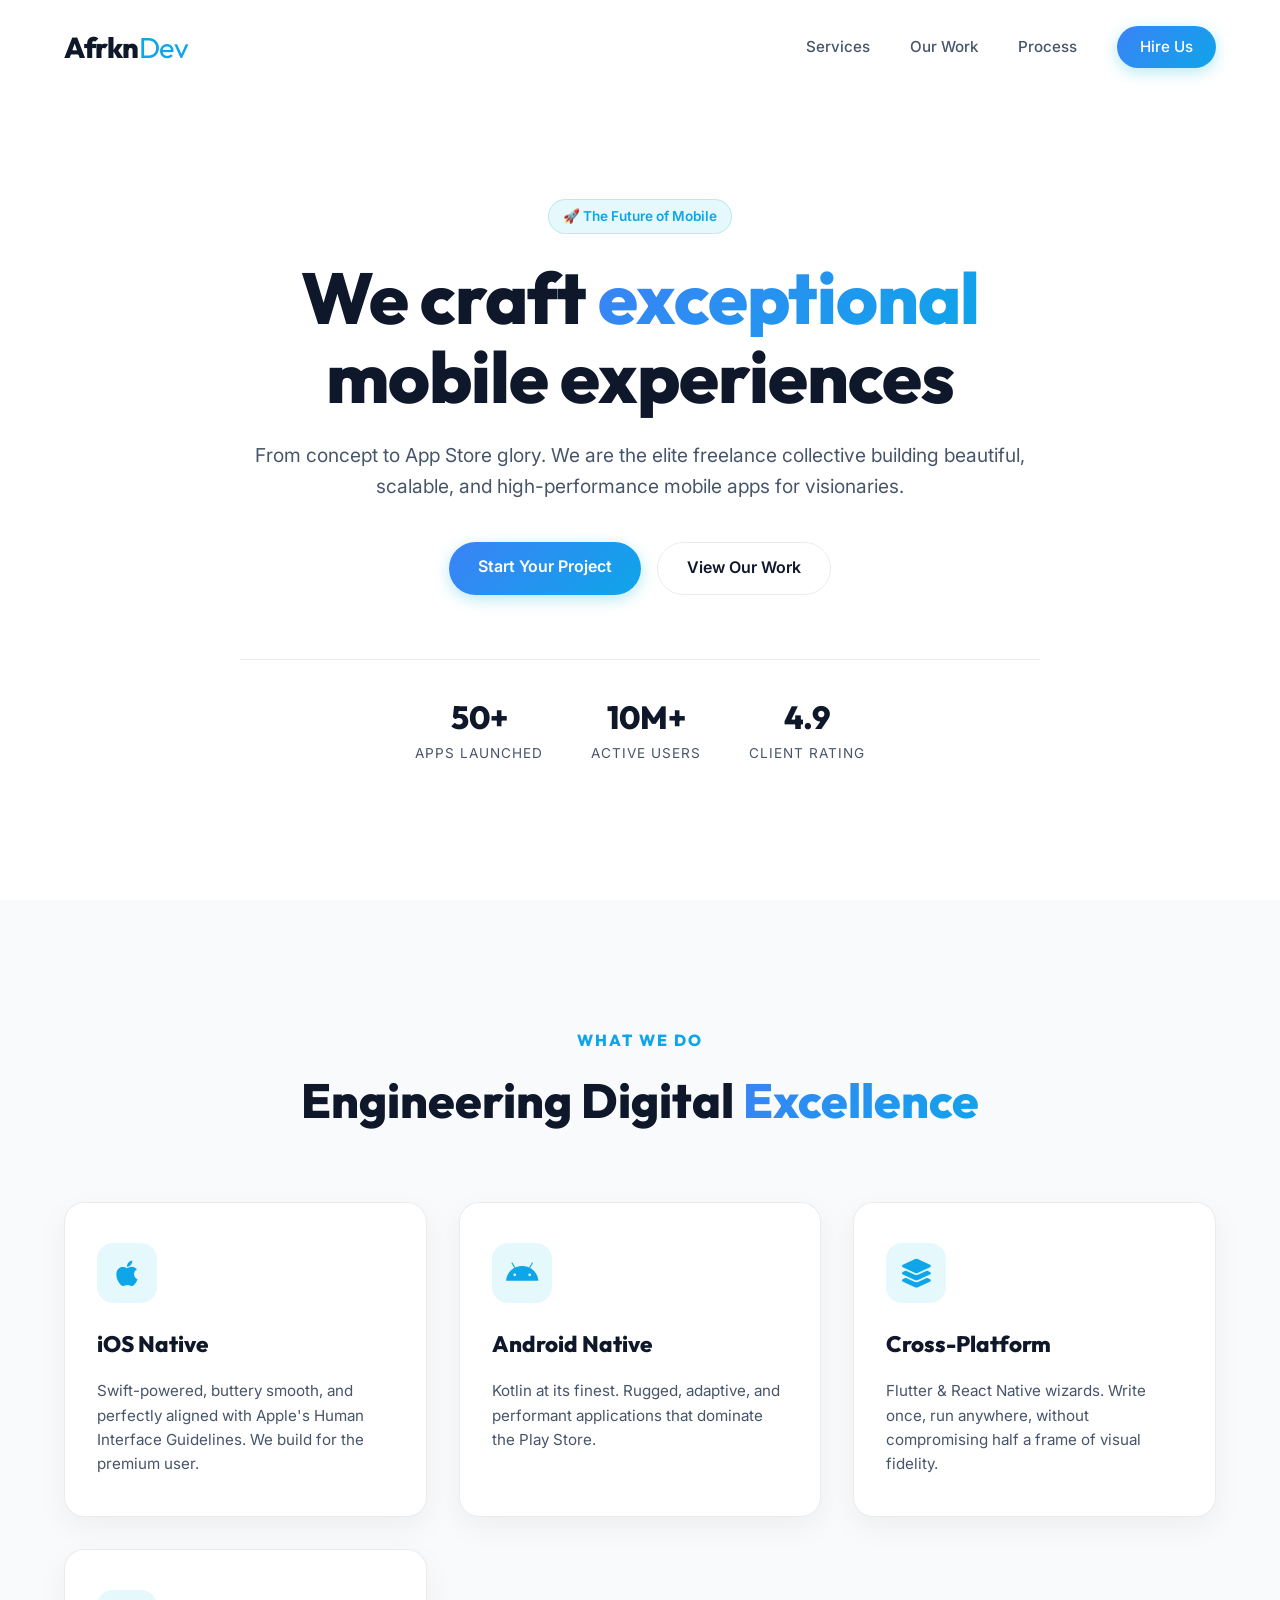
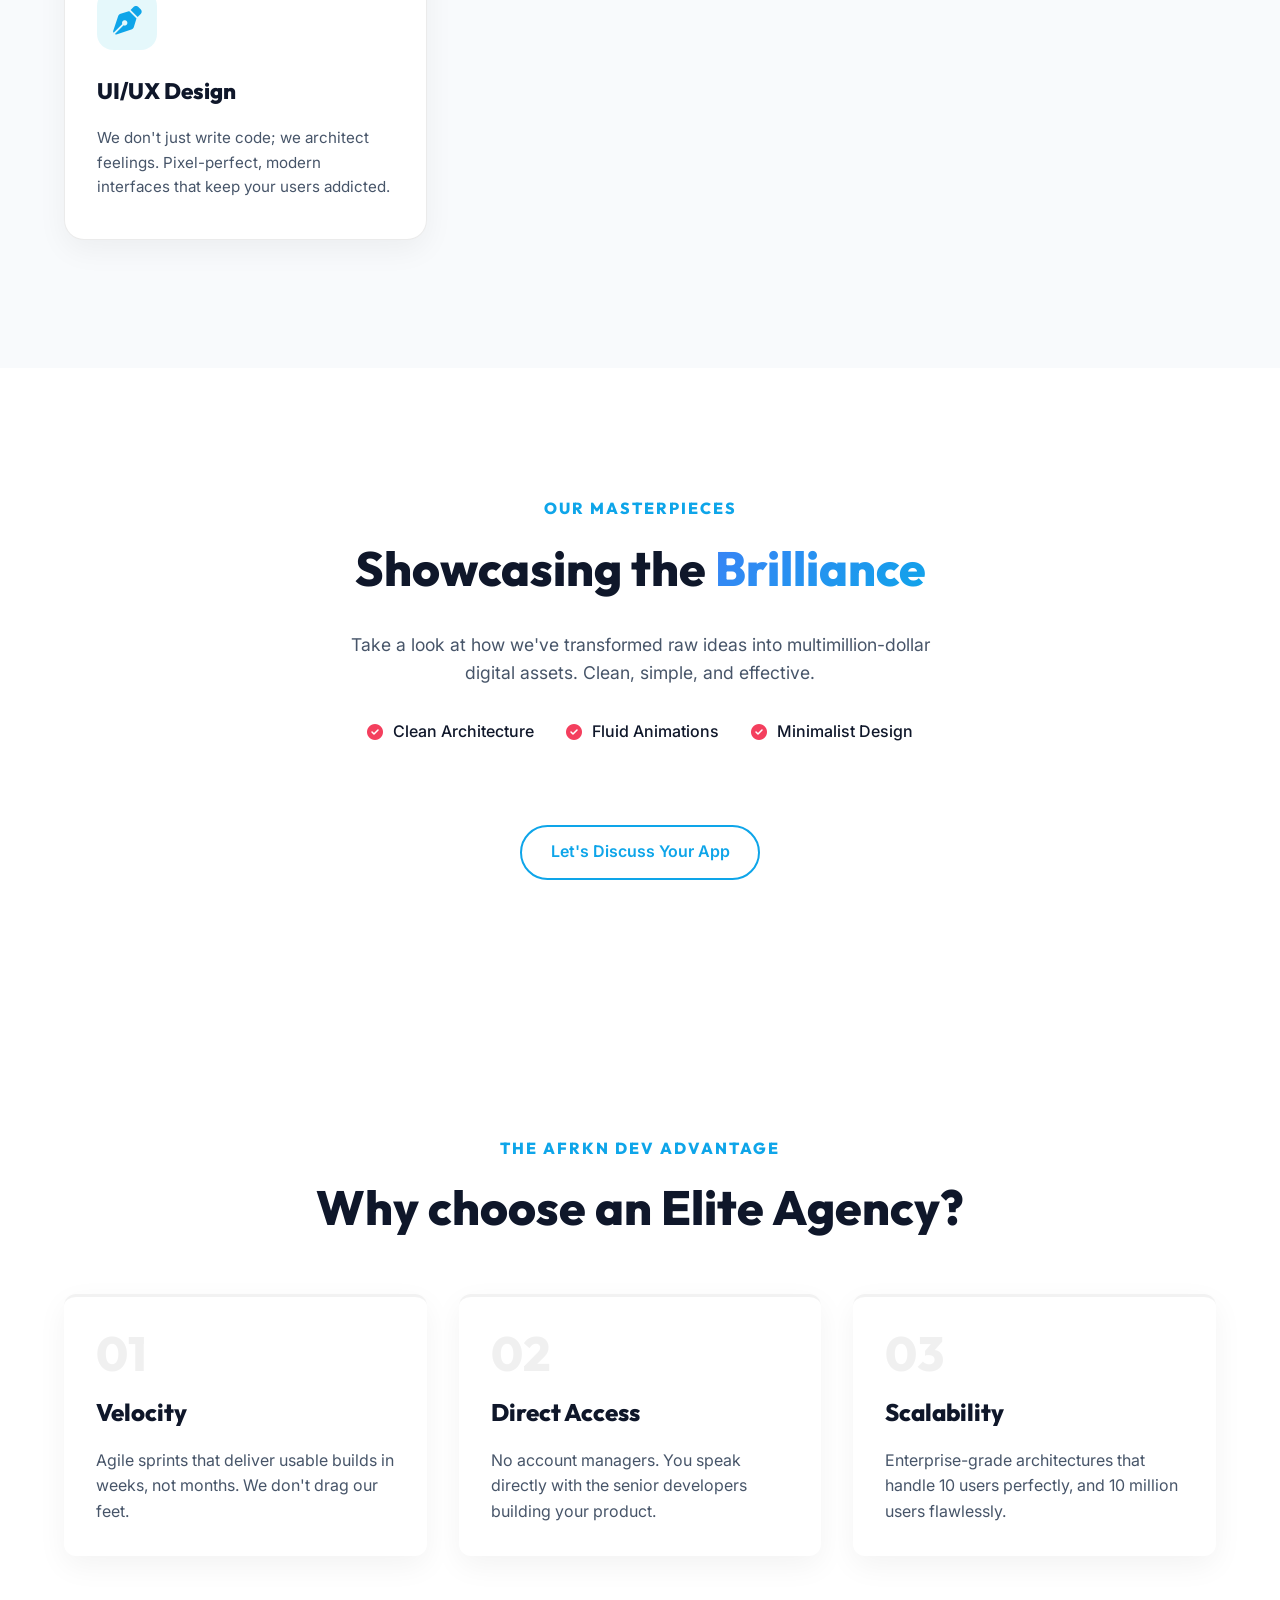
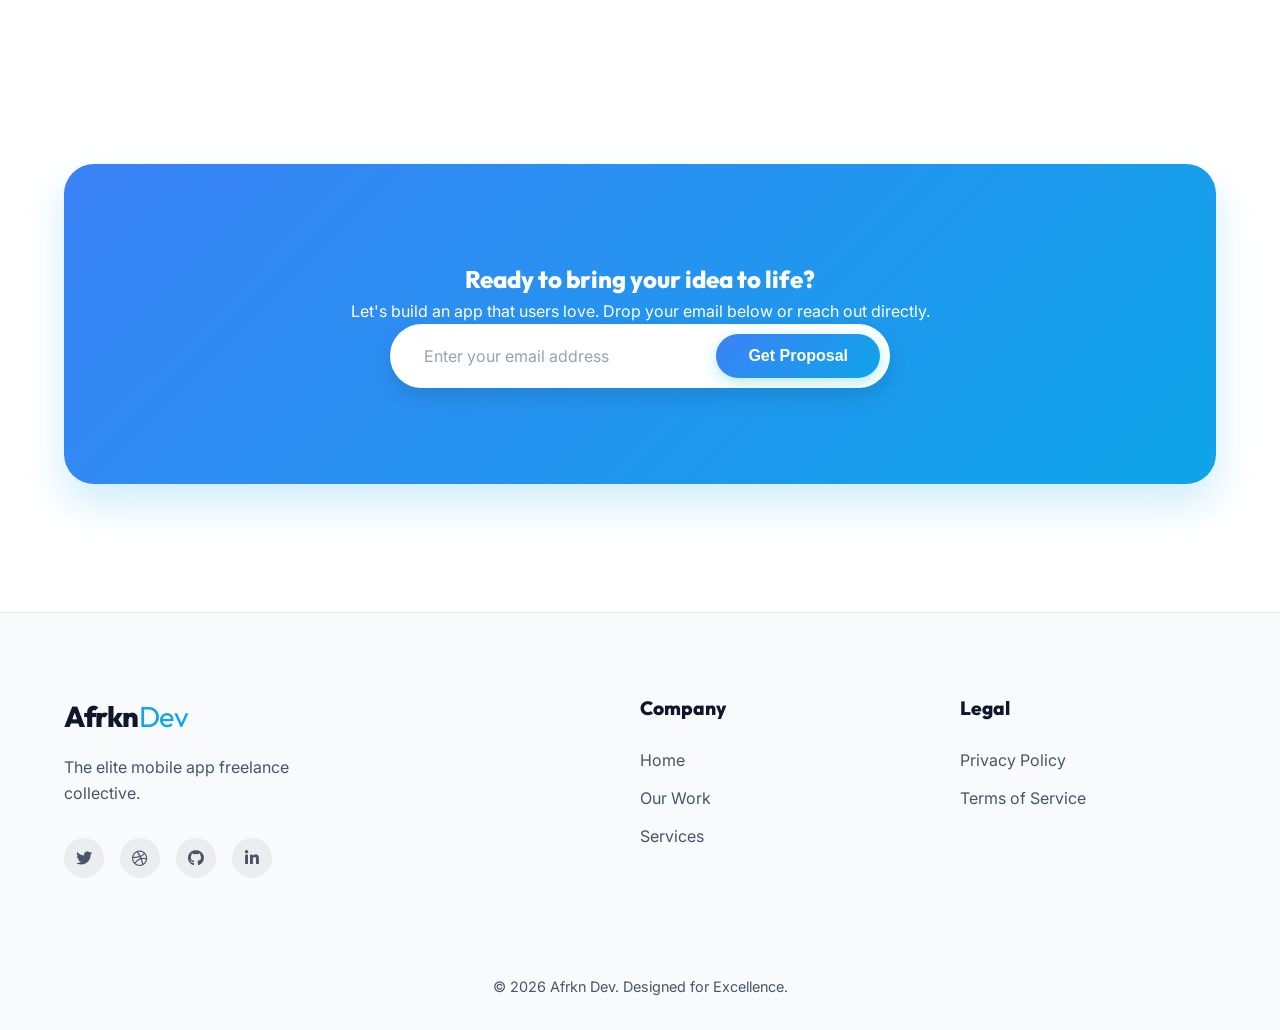
<file: index.html>
<!DOCTYPE html>
<html lang="en">
<head>
    <meta charset="UTF-8">
    <meta name="viewport" content="width=device-width, initial-scale=1.0">
    <title>Afrkn Dev | Top-tier Mobile Development Agency</title>
    <meta name="description" content="Afrkn Dev is a leading freelancing agency specializing in creating premium, high-performance mobile apps for iOS and Android. Let's build something amazing.">
    <link rel="stylesheet" href="styles.css?v=2">
    <link href="https://fonts.googleapis.com/css2?family=Inter:wght@300;400;500;600;700;800&family=Outfit:wght@400;600;800&display=swap" rel="stylesheet">
    <!-- FontAwesome for Icons -->
    <link rel="stylesheet" href="https://cdnjs.cloudflare.com/ajax/libs/font-awesome/6.4.0/css/all.min.css">
</head>
<body>
    <!-- Navbar -->
    <nav id="navbar">
        <div class="nav-container">
            <a href="#" class="logo">Afrkn<span>Dev</span></a>
            <ul class="nav-links">
                <li><a href="#services">Services</a></li>
                <li><a href="#portfolio">Our Work</a></li>
                <li><a href="#process">Process</a></li>
                <li><a href="#contact" class="btn btn-primary nav-btn">Hire Us</a></li>
            </ul>
            <div class="hamburger">
                <i class="fas fa-bars"></i>
            </div>
        </div>
    </nav>

    <!-- Header / Hero Section -->
    <header class="hero container text-center" id="home">
        <div class="hero-content fade-in-up">
            <div class="badge">🚀 The Future of Mobile</div>
            <h1>We craft <span class="gradient-text">exceptional</span> mobile experiences</h1>
            <p>From concept to App Store glory. We are the elite freelance collective building beautiful, scalable, and high-performance mobile apps for visionaries.</p>
            <div class="hero-buttons">
                <a href="#contact" class="btn btn-primary pulse">Start Your Project</a>
                <a href="#portfolio" class="btn btn-secondary">View Our Work</a>
            </div>
            
            <div class="stats">
                <div class="stat-item">
                    <span class="stat-number">50+</span>
                    <span class="stat-label">Apps Launched</span>
                </div>
                <div class="stat-item">
                    <span class="stat-number">10M+</span>
                    <span class="stat-label">Active Users</span>
                </div>
                <div class="stat-item">
                    <span class="stat-number">4.9</span>
                    <span class="stat-label">Client Rating</span>
                </div>
            </div>
        </div>
    </header>

    <!-- Services Section -->
    <section class="services" id="services">
        <div class="section-header text-center reveal">
            <h2 class="subtitle">What We Do</h2>
            <h3 class="title">Engineering Digital <span class="gradient-text">Excellence</span></h3>
        </div>
        
        <div class="services-grid container">
            <div class="service-card reveal" style="--delay: 0.1s">
                <div class="icon-box"><i class="fab fa-apple"></i></div>
                <h4>iOS Native</h4>
                <p>Swift-powered, buttery smooth, and perfectly aligned with Apple's Human Interface Guidelines. We build for the premium user.</p>
            </div>
            <div class="service-card reveal" style="--delay: 0.2s">
                <div class="icon-box"><i class="fab fa-android"></i></div>
                <h4>Android Native</h4>
                <p>Kotlin at its finest. Rugged, adaptive, and performant applications that dominate the Play Store.</p>
            </div>
            <div class="service-card reveal" style="--delay: 0.3s">
                <div class="icon-box"><i class="fas fa-layer-group"></i></div>
                <h4>Cross-Platform</h4>
                <p>Flutter & React Native wizards. Write once, run anywhere, without compromising half a frame of visual fidelity.</p>
            </div>
            <div class="service-card reveal" style="--delay: 0.4s">
                <div class="icon-box"><i class="fas fa-pen-nib"></i></div>
                <h4>UI/UX Design</h4>
                <p>We don't just write code; we architect feelings. Pixel-perfect, modern interfaces that keep your users addicted.</p>
            </div>
        </div>
    </section>

    <!-- Portfolio Section -->
    <section class="portfolio" id="portfolio">
        <div class="container text-center">
            <div class="portfolio-content reveal">
                <h2 class="subtitle">Our Masterpieces</h2>
                <h3 class="title">Showcasing the <span class="gradient-text">Brilliance</span></h3>
                <p>Take a look at how we've transformed raw ideas into multimillion-dollar digital assets. Clean, simple, and effective.</p>
                <div class="feature-list-center">
                    <span><i class="fas fa-check-circle"></i> Clean Architecture</span>
                    <span><i class="fas fa-check-circle"></i> Fluid Animations</span>
                    <span><i class="fas fa-check-circle"></i> Minimalist Design</span>
                </div>
                <a href="#contact" class="btn btn-outline hover-glow mt-4">Let's Discuss Your App</a>
            </div>
        </div>
    </section>

    <!-- Pricing / Why Us Section -->
    <section class="why-us" id="process">
        <div class="container text-center reveal">
            <h2 class="subtitle">The Afrkn Dev Advantage</h2>
            <h3 class="title">Why choose an Elite Agency?</h3>
            
            <div class="advantage-cards mt-4">
                <div class="adv-card reveal" style="--delay: 0.1s">
                    <div class="adv-number">01</div>
                    <h4>Velocity</h4>
                    <p>Agile sprints that deliver usable builds in weeks, not months. We don't drag our feet.</p>
                </div>
                <div class="adv-card reveal" style="--delay: 0.2s">
                    <div class="adv-number">02</div>
                    <h4>Direct Access</h4>
                    <p>No account managers. You speak directly with the senior developers building your product.</p>
                </div>
                <div class="adv-card reveal" style="--delay: 0.3s">
                    <div class="adv-number">03</div>
                    <h4>Scalability</h4>
                    <p>Enterprise-grade architectures that handle 10 users perfectly, and 10 million users flawlessly.</p>
                </div>
            </div>
        </div>
    </section>

    <!-- Contact CTA -->
    <section class="cta-section" id="contact">
        <div class="container">
            <div class="cta-box reveal">
                <h2>Ready to bring your idea to life?</h2>
                <p>Let's build an app that users love. Drop your email below or reach out directly.</p>
                
                <form class="contact-form" onsubmit="event.preventDefault(); alert('We will contact you shortly!');">
                    <div class="input-group">
                        <input type="email" placeholder="Enter your email address" required>
                        <button type="submit" class="btn btn-primary submit-btn">Get Proposal</button>
                    </div>
                </form>
            </div>
        </div>
    </section>

    <!-- Footer -->
    <footer>
        <div class="container footer-content">
            <div class="footer-brand">
                <a href="#" class="logo">Afrkn<span>Dev</span></a>
                <p>The elite mobile app freelance collective.</p>
                <div class="social-links">
                    <a href="#"><i class="fab fa-twitter"></i></a>
                    <a href="#"><i class="fab fa-dribbble"></i></a>
                    <a href="#"><i class="fab fa-github"></i></a>
                    <a href="#"><i class="fab fa-linkedin-in"></i></a>
                </div>
            </div>
            <div class="footer-links">
                <h4>Company</h4>
                <ul>
                    <li><a href="#home">Home</a></li>
                    <li><a href="#portfolio">Our Work</a></li>
                    <li><a href="#services">Services</a></li>
                </ul>
            </div>
            <div class="footer-links">
                <h4>Legal</h4>
                <ul>
                    <li><a href="#">Privacy Policy</a></li>
                    <li><a href="#">Terms of Service</a></li>
                </ul>
            </div>
        </div>
        <div class="footer-bottom">
            <p>&copy; 2026 Afrkn Dev. Designed for Excellence.</p>
        </div>
    </footer>

    <script src="script.js"></script>
</body>
</html>
</file>
<file: styles.css>
/* --- Variables & Presets --- */
:root {
    --bg-dark: #ffffff;
    --bg-darker: #f8fafc;
    --card-bg: #ffffff;
    --border-color: rgba(0, 0, 0, 0.08);
    
    --text-primary: #0f172a;
    --text-secondary: #475569;
    
    --accent-blue: #3b82f6;
    --accent-cyan: #0ea5e9;
    --accent-purple: #f43f5e; /* using a vibrant rose/pink instead of purple for brightness */
    --gradient-primary: linear-gradient(135deg, var(--accent-blue), var(--accent-cyan));
    --gradient-purple: linear-gradient(135deg, var(--accent-purple), #ec4899);
    
    --font-sans: 'Inter', sans-serif;
    --font-display: 'Outfit', sans-serif;
    
    --transition-fast: 0.2s ease;
    --transition-smooth: 0.4s cubic-bezier(0.16, 1, 0.3, 1);
    
    --card-shadow: 0 10px 30px rgba(0, 0, 0, 0.05);
}

* {
    margin: 0;
    padding: 0;
    box-sizing: border-box;
}

html {
    scroll-behavior: smooth;
}

body {
    background-color: var(--bg-dark);
    color: var(--text-primary);
    font-family: var(--font-sans);
    line-height: 1.6;
    overflow-x: hidden;
}

h1, h2, h3, h4, .logo {
    font-family: var(--font-display);
    font-weight: 800;
}

a {
    text-decoration: none;
    color: inherit;
    transition: var(--transition-fast);
}

ul {
    list-style: none;
}

.container {
    max-width: 1280px;
    margin: 0 auto;
    padding: 0 5%;
}

.text-center { text-align: center; }
.mt-2 { margin-top: 1.5rem; }
.mt-4 { margin-top: 3rem; }

.gradient-text {
    background: var(--gradient-primary);
    -webkit-background-clip: text;
    background-clip: text;
    -webkit-text-fill-color: transparent;
    display: inline-block;
}

/* --- Buttons --- */
.btn {
    display: inline-block;
    padding: 0.8em 1.8em;
    border-radius: 50px;
    font-weight: 600;
    font-size: 1rem;
    cursor: pointer;
    transition: var(--transition-smooth);
    border: none;
}

.btn-primary {
    background: var(--gradient-primary);
    color: #fff;
    box-shadow: 0 4px 15px rgba(6, 182, 212, 0.3);
}

.btn-primary:hover {
    transform: translateY(-2px);
    box-shadow: 0 8px 25px rgba(6, 182, 212, 0.5);
}

.btn-secondary {
    background: transparent;
    color: var(--text-primary);
    border: 1px solid var(--border-color);
}

.btn-secondary:hover {
    background: rgba(255, 255, 255, 0.05);
    border-color: rgba(255, 255, 255, 0.3);
}

.btn-outline {
    background: transparent;
    color: var(--accent-cyan);
    border: 2px solid var(--accent-cyan);
}

/* --- Navbar --- */
#navbar {
    position: fixed;
    top: 0;
    width: 100%;
    z-index: 100;
    padding: 1.5rem 0;
    transition: var(--transition-smooth);
}

#navbar.scrolled {
    background: rgba(255, 255, 255, 0.9);
    backdrop-filter: blur(12px);
    -webkit-backdrop-filter: blur(12px);
    padding: 1rem 0;
    border-bottom: 1px solid var(--border-color);
    box-shadow: 0 4px 30px rgba(0, 0, 0, 0.04);
}

.nav-container {
    max-width: 1280px;
    margin: 0 auto;
    padding: 0 5%;
    display: flex;
    justify-content: space-between;
    align-items: center;
}

.logo {
    font-size: 1.8rem;
    letter-spacing: -0.5px;
}

.logo span {
    color: var(--accent-cyan);
    font-weight: 400;
}

.nav-links {
    display: flex;
    align-items: center;
    gap: 2.5rem;
}

.nav-links li a {
    font-size: 0.95rem;
    font-weight: 500;
    color: var(--text-secondary);
}

.nav-links li a:hover {
    color: var(--text-primary);
}

.nav-links li a.nav-btn {
    color: #fff;
    padding: 0.6em 1.5em;
}

.hamburger {
    display: none;
    font-size: 1.5rem;
    cursor: pointer;
    color: var(--text-primary);
}

/* --- Hero Section --- */
.hero {
    min-height: 100vh;
    display: flex;
    flex-direction: column;
    justify-content: center;
    align-items: center;
    padding: 8rem 5% 4rem;
}

.hero-content {
    max-width: 800px;
}

.badge {
    display: inline-block;
    padding: 0.4em 1em;
    background: rgba(6, 182, 212, 0.1);
    color: var(--accent-cyan);
    border: 1px solid rgba(6, 182, 212, 0.2);
    border-radius: 50px;
    font-size: 0.85rem;
    font-weight: 600;
    margin-bottom: 1.5rem;
}

.hero h1 {
    font-size: 4.5rem;
    line-height: 1.1;
    margin-bottom: 1.5rem;
    letter-spacing: -1px;
}

.hero p {
    font-size: 1.2rem;
    color: var(--text-secondary);
    margin-bottom: 2.5rem;
    margin-left: auto;
    margin-right: auto;
}

.hero-buttons {
    display: flex;
    gap: 1rem;
    justify-content: center;
    margin-bottom: 4rem;
}

.stats {
    display: flex;
    justify-content: center;
    gap: 3rem;
    border-top: 1px solid var(--border-color);
    padding-top: 2rem;
}

.stat-item {
    display: flex;
    flex-direction: column;
}

.stat-number {
    font-family: var(--font-display);
    font-size: 2rem;
    font-weight: 800;
    color: var(--text-primary);
}

.stat-label {
    font-size: 0.85rem;
    color: var(--text-secondary);
    text-transform: uppercase;
    letter-spacing: 1px;
}

/* --- Sections Common --- */
section {
    padding: 8rem 0;
}

.subtitle {
    font-size: 1rem;
    color: var(--accent-cyan);
    text-transform: uppercase;
    letter-spacing: 2px;
    margin-bottom: 0.5rem;
}

.title {
    font-size: 3rem;
    margin-bottom: 1.5rem;
}

.layout-split {
    display: grid;
    grid-template-columns: 1fr 1fr;
    gap: 5rem;
    align-items: center;
}

/* --- Services Section --- */
.services {
    background-color: var(--bg-darker);
}

.services-grid {
    display: grid;
    grid-template-columns: repeat(auto-fit, minmax(280px, 1fr));
    gap: 2rem;
    margin-top: 4rem;
}

.service-card {
    background: var(--card-bg);
    border: 1px solid var(--border-color);
    padding: 2.5rem 2rem;
    border-radius: 20px;
    transition: var(--transition-smooth);
    box-shadow: var(--card-shadow);
}

.service-card:hover {
    transform: translateY(-10px);
    border-color: rgba(14, 165, 233, 0.3);
    box-shadow: 0 20px 40px rgba(14, 165, 233, 0.1);
    background: #ffffff;
}

.icon-box {
    width: 60px;
    height: 60px;
    border-radius: 16px;
    background: rgba(6, 182, 212, 0.1);
    display: flex;
    justify-content: center;
    align-items: center;
    font-size: 1.8rem;
    color: var(--accent-cyan);
    margin-bottom: 1.5rem;
}

.service-card h4 {
    font-size: 1.4rem;
    margin-bottom: 1rem;
}

.service-card p {
    color: var(--text-secondary);
    font-size: 0.95rem;
}

/* --- Portfolio --- */
.portfolio p {
    color: var(--text-secondary);
    margin: 0 auto 2rem;
    font-size: 1.1rem;
    max-width: 600px;
}

.feature-list-center {
    display: flex;
    justify-content: center;
    gap: 2rem;
    margin-bottom: 2rem;
    flex-wrap: wrap;
}

.feature-list-center span {
    display: flex;
    align-items: center;
    gap: 10px;
    font-weight: 500;
}

.feature-list-center i {
    color: var(--accent-purple);
}

.hover-glow:hover {
    box-shadow: 0 0 20px rgba(6, 182, 212, 0.4);
    background: rgba(6, 182, 212, 0.1);
}

/* --- Why Us Section --- */
.advantage-cards {
    display: grid;
    grid-template-columns: repeat(auto-fit, minmax(280px, 1fr));
    gap: 2rem;
}

.adv-card {
    text-align: left;
    padding: 2rem;
    border-top: 3px solid rgba(0,0,0,0.05);
    transition: var(--transition-fast);
    background: var(--bg-dark);
    box-shadow: var(--card-shadow);
    border-radius: 12px;
}

.adv-card:hover { border-top-color: var(--accent-purple); }

.adv-number {
    font-family: var(--font-display);
    font-size: 3rem;
    font-weight: 800;
    color: rgba(0,0,0,0.06);
    line-height: 1;
    margin-bottom: 1rem;
    transition: var(--transition-fast);
}

.adv-card:hover .adv-number { color: var(--accent-purple); }

.adv-card h4 {
    font-size: 1.5rem;
    margin-bottom: 1rem;
}

.adv-card p {
    color: var(--text-secondary);
}

/* --- CTA Section --- */
.cta-section {
    padding: 5rem 0 8rem;
}

.cta-box {
    background: var(--gradient-primary);
    border: none;
    border-radius: 30px;
    padding: 6rem 4rem;
    text-align: center;
    position: relative;
    overflow: hidden;
    color: #fff;
    box-shadow: 0 20px 40px rgba(14, 165, 233, 0.2);
}

.cta-box h2, .cta-box p {
    color: #fff;
}

.input-group {
    display: flex;
    max-width: 500px;
    margin: 0 auto;
    background: #ffffff;
    border-radius: 50px;
    border: 2px solid #fff;
    padding: 0.5rem;
    position: relative;
    z-index: 2;
    box-shadow: 0 10px 20px rgba(0,0,0,0.1);
}

.input-group input {
    flex: 1;
    background: transparent;
    border: none;
    color: var(--text-primary);
    padding: 0 1.5rem;
    font-size: 1rem;
    font-family: var(--font-sans);
    outline: none;
}

.input-group input::placeholder {
    color: #94a3b8;
}

.submit-btn {
    padding: 0.8em 2em;
}

/* --- Footer --- */
footer {
    border-top: 1px solid var(--border-color);
    padding: 5rem 0 2rem;
    background: var(--bg-darker);
}

.footer-content {
    display: grid;
    grid-template-columns: 2fr 1fr 1fr;
    gap: 4rem;
    margin-bottom: 4rem;
}

.footer-brand p {
    color: var(--text-secondary);
    margin: 1rem 0 2rem;
    max-width: 300px;
}

.social-links {
    display: flex;
    gap: 1rem;
}

.social-links a {
    width: 40px;
    height: 40px;
    border-radius: 50%;
    background: rgba(0,0,0,0.05);
    display: flex;
    justify-content: center;
    align-items: center;
    color: var(--text-secondary);
}

.social-links a:hover {
    background: var(--accent-cyan);
    color: #fff;
    transform: translateY(-3px);
}

.footer-links h4 {
    font-size: 1.2rem;
    margin-bottom: 1.5rem;
}

.footer-links ul li {
    margin-bottom: 0.8rem;
}

.footer-links a {
    color: var(--text-secondary);
}

.footer-links a:hover {
    color: var(--accent-cyan);
}

.footer-bottom {
    text-align: center;
    color: var(--text-secondary);
    border-top: 1px solid rgba(255,255,255,0.05);
    padding-top: 2rem;
    font-size: 0.9rem;
}

/* --- Animations & Responsive --- */
@keyframes pulse-glow {
    0% { box-shadow: 0 0 0 0 rgba(6, 182, 212, 0.4); }
    70% { box-shadow: 0 0 0 15px rgba(6, 182, 212, 0); }
    100% { box-shadow: 0 0 0 0 rgba(6, 182, 212, 0); }
}

.pulse {
    animation: pulse-glow 2s infinite;
}

/* Scroll Revealing */
.reveal {
    opacity: 0;
    transform: translateY(30px);
    transition: opacity 0.8s ease-out, transform 0.8s ease-out;
}

.reveal.active {
    opacity: 1;
    transform: translateY(0);
}

/* Base fadeins for load */
.fade-in-up {
    animation: fadeInUp 1s cubic-bezier(0.16, 1, 0.3, 1) forwards;
}

.fade-in-right {
    opacity: 0;
    animation: fadeInRight 1s cubic-bezier(0.16, 1, 0.3, 1) forwards 0.3s;
}

@keyframes fadeInUp {
    from { opacity: 0; transform: translateY(40px); }
    to { opacity: 1; transform: translateY(0); }
}

@keyframes fadeInRight {
    from { opacity: 0; transform: translateX(40px); }
    to { opacity: 1; transform: translateX(0); }
}

/* Media Queries */
@media (max-width: 992px) {
    .hero h1 { font-size: 3.5rem; }
    
    .cta-box { padding: 4rem 2rem; }
    .cta-box h2 { font-size: 2.5rem; }
    
    .footer-content { grid-template-columns: 1fr; gap: 2rem; text-align: center;}
    .footer-brand p { margin: 1rem auto; }
    .social-links { justify-content: center; }
}

@media (max-width: 768px) {
    .nav-links {
        position: fixed;
        right: -100%;
        top: 0;
        height: 100vh;
        width: 70%;
        background: rgba(255, 255, 255, 0.98);
        backdrop-filter: blur(15px);
        flex-direction: column;
        justify-content: center;
        transition: 0.4s ease-in-out;
        box-shadow: -10px 0 30px rgba(0,0,0,0.05);
    }
    
    .nav-links.active { right: 0; }
    .hamburger { display: block; z-index: 101; }
    .hamburger.active i::before { content: "\f00d"; } /* FontAwesome 'times' icon */
    
    .input-group { flex-direction: column; border: none; background: transparent; padding: 0; gap: 1rem; box-shadow: none; }
    .input-group input { border-radius: 50px; padding: 1rem; border: 1px solid var(--border-color); background: #ffffff; }
}
</file>
